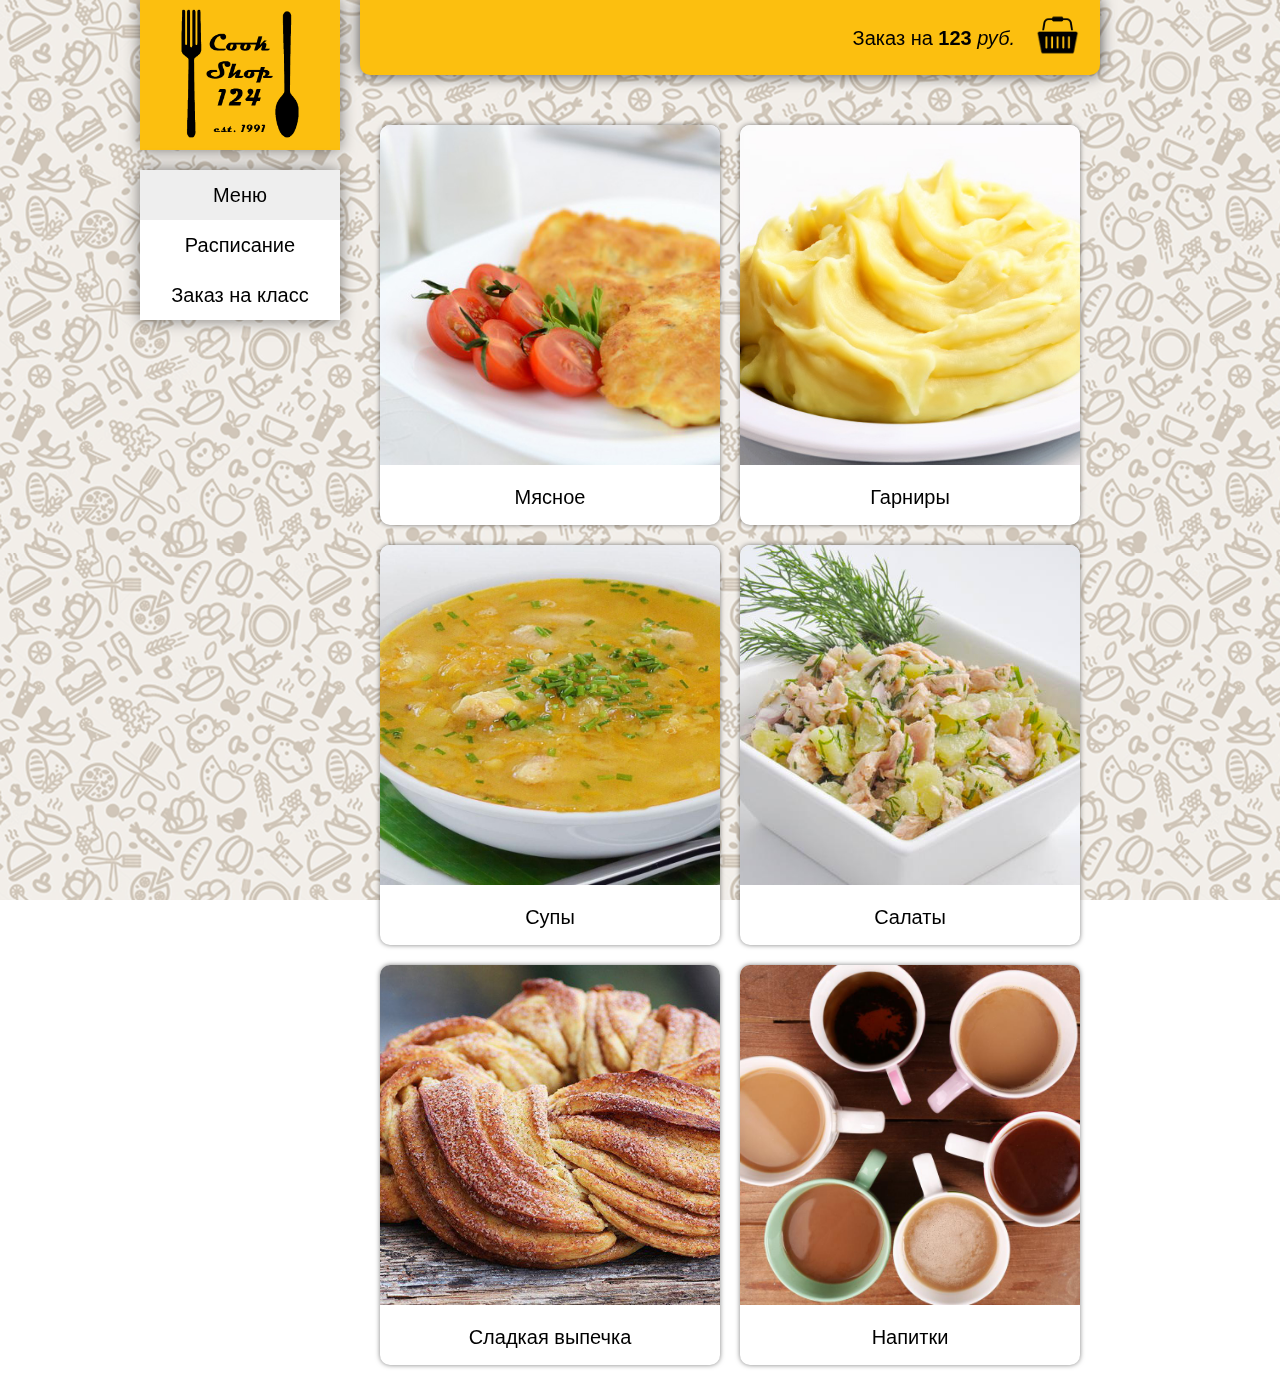
<file: index.html>
<!doctype html>
<html>
<head>
<title>Меню</title>
<meta charset="utf-8">
<link rel="stylesheet" type="text/css" href="style.css"/>
<style>
table {margin:0px; padding:0px 0px 0px 0px;
}

tr {padding:0px; margin:0px;
}
td {width:340px;
	height:400px; 
	padding:0px;
	margin:0px;
	border: 1px none white;
	background-color:#FFFFFF;
	box-shadow: 0 0 5px rgba(0,0,0,0.5);
	   -webkit-transition: all 0.3s ease;
  -moz-transition: all 0.3s ease;
  -o-transition: all 0.3s ease;
  transition: all 0.3s ease; border-radius: 10px 10px 10px 10px; 
}
td:hover {box-shadow: 0 0 15px rgba(0,0,0,0.5);}
	#content {background-color:rgba(0,0,0,0);
	box-shadow: 0 0 15px rgba(0,0,0,0);
	
	
}
	#ph {position:relative; top:-16px; left:0px; border-radius: 10px 10px 0px 0px; 
width:340px; margin:0px; padding:0px;
	}
	#title {font-family:Arial; font-size:20px; color:black; align:center: margin: auto; text-decoration:none;
	}
	
</style>
</head>
<body>

<div id="main">
<div id="left">
	<div id="header" title="Приятного аппетита!" ><img id="logo" src="img/logo300.png"> </div>
	<div id="menu">
		<ul id="menulist">
		<li><a href="index.html" id="itemsel">Меню</a></li>
		<li><a href="#" id="item">Расписание</a></li>
		<li><a href="#" id="item">Заказ на класс</a></li>
		</ul>
	</div>
	</div>
<div id="right">
<div id="bar"><img src="img/basket.png" id="bskt">
<p id="ord">Заказ на <b>123</b><i> руб.</i></p>

</div>	
<div id="content">
<table cellspacing="20">
<tr>
	<td><a href="#" id="title"><img id="ph" src="img/menu/meat.jpg"><p align="center" id="title">Мясное<p></a></td>
	<td><a href="#" id="title"><img id="ph" src="img/menu/garnirs.jpg"><p align="center" id="title">Гарниры<p></a></td>
	</tr>
<tr>
<td><a href="#" id="title"><img id="ph" src="img/menu/sup.jpg"><p align="center" id="title">Супы<p></a></td>
	<td><a href="#" id="title"><img id="ph" src="img/menu/salat.jpg"><p align="center" id="title">Салаты<p></a></td>
	</tr>
<tr>
	<td><a href="#" id="title"><img id="ph" src="img/menu/bulka.jpg"><p align="center" id="title">Сладкая выпечка<p></a></td>
	<td><a href="drinks.html" id="title"><img id="ph" src="img/menu/drinks.jpg"><p align="center" id="title">Напитки<p></a></td>
</tr>
</table>
</div>
</div>
</body></html>
</file>
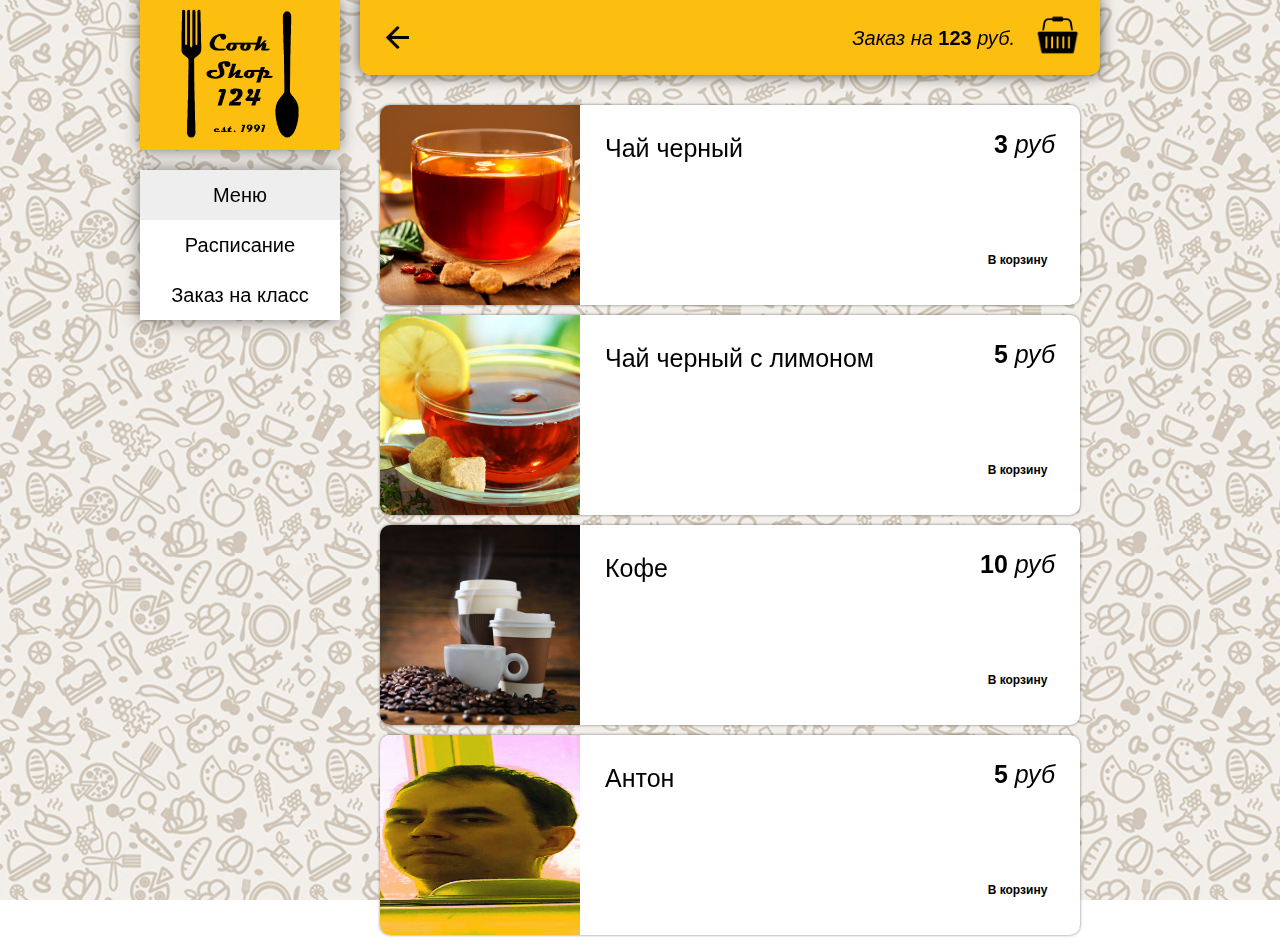
<file: drinks.html>
<!doctype html>
<html>
<head>
<title>Напитки</title>
<meta charset="utf-8">
<link rel="stylesheet" type="text/css" href="style.css"/>
<style>
#content {background-color:rgba(0,0,0,0);
	box-shadow: 0 0 15px rgba(0,0,0,0);}
#line {z-index:1; 
	position: relative; 
    top: 0px; 
    left: 0px; 
	box-shadow: 0 0 3px rgba(0,0,0,0.5);
	float:left;
	margin:0px 00px 10px 20px;
	width:700px;
	height:200px;
	background-color:white;
	border-radius: 10px 10px 10px 10px; 
	-webkit-transition: all 0.3s ease;
  -moz-transition: all 0.3s ease;
  -o-transition: all 0.3s ease;
  transition: all 0.3s ease;
	}
	#line:hover {
	box-shadow: 0 0 10px rgba(0,0,0,0.5);
	}
		#ph {position:relative; top:0px; left:0px; border-radius: 10px  0px 0px 10px; 
width:200px; margin:0px; padding:0px;
	}
	#price {float:right; margin:25px 25px 0px 0px;
	font-family:Arial; font-size:25px;
	
	}
	#name {
	position:relative; top:-175px; 
	margin:auto 0px auto 225px;
	font-family:Arial; font-size:25px;
	}
</style>
<script src="scripts/add.js"></script>

</head>
<body>

<div id="main">
<div id="left">
	<div id="header" title="Приятного аппетита!" ><img id="logo" src="img/logo300.png"> </div>
	<div id="menu">
		<ul id="menulist">
		<li><a href="index.html" id="itemsel">Меню</a></li>
		<li><a href="#" id="item">Расписание</a></li>
		<li><a href="#" id="item">Заказ на класс</a></li>
		</ul>
	</div>
	</div>
<div id="right">
<div id="bar"><a href="index.html"><img id="back" src="img/back.png" ></a><img src="img/basket.png" id="bskt">
<p id="ord"><i>Заказ на</i> <b>123</b><i> руб.</i></p>

</div>	
<div id="content">
<div id="line"><img id="ph" src="img/drinks/tea.jpg"><p id="price"><b>3</b><i> руб</i></p><p id="name">Чай черный</p>
<div id="cart_button" 
onclick="add_to_cart(61)">В корзину</div></div>
<div id="line"><img id="ph" src="img/drinks/lemtea.jpg"><p id="price"><b>5</b><i> руб</i></p><p id="name">Чай черный с лимоном</p><div id="cart_button" 
onclick="add_to_cart(62)">В корзину</div></div>
<div id="line"><img id="ph" src="img/drinks/cofe.jpg"><p id="price"><b>10</b><i> руб</i></p><p id="name">Кофе</p><div id="cart_button" 
onclick="add_to_cart(63)">В корзину</div></div>
<div id="line"><img id="ph" src="img/drinks/anton.jpg"><p id="price"><b>5</b><i> руб</i></p><p id="name">Антон</p><div id="cart_button" 
onclick="add_to_cart(64)">В корзину</div></div>
</div>
</div>
</body></html>
</file>
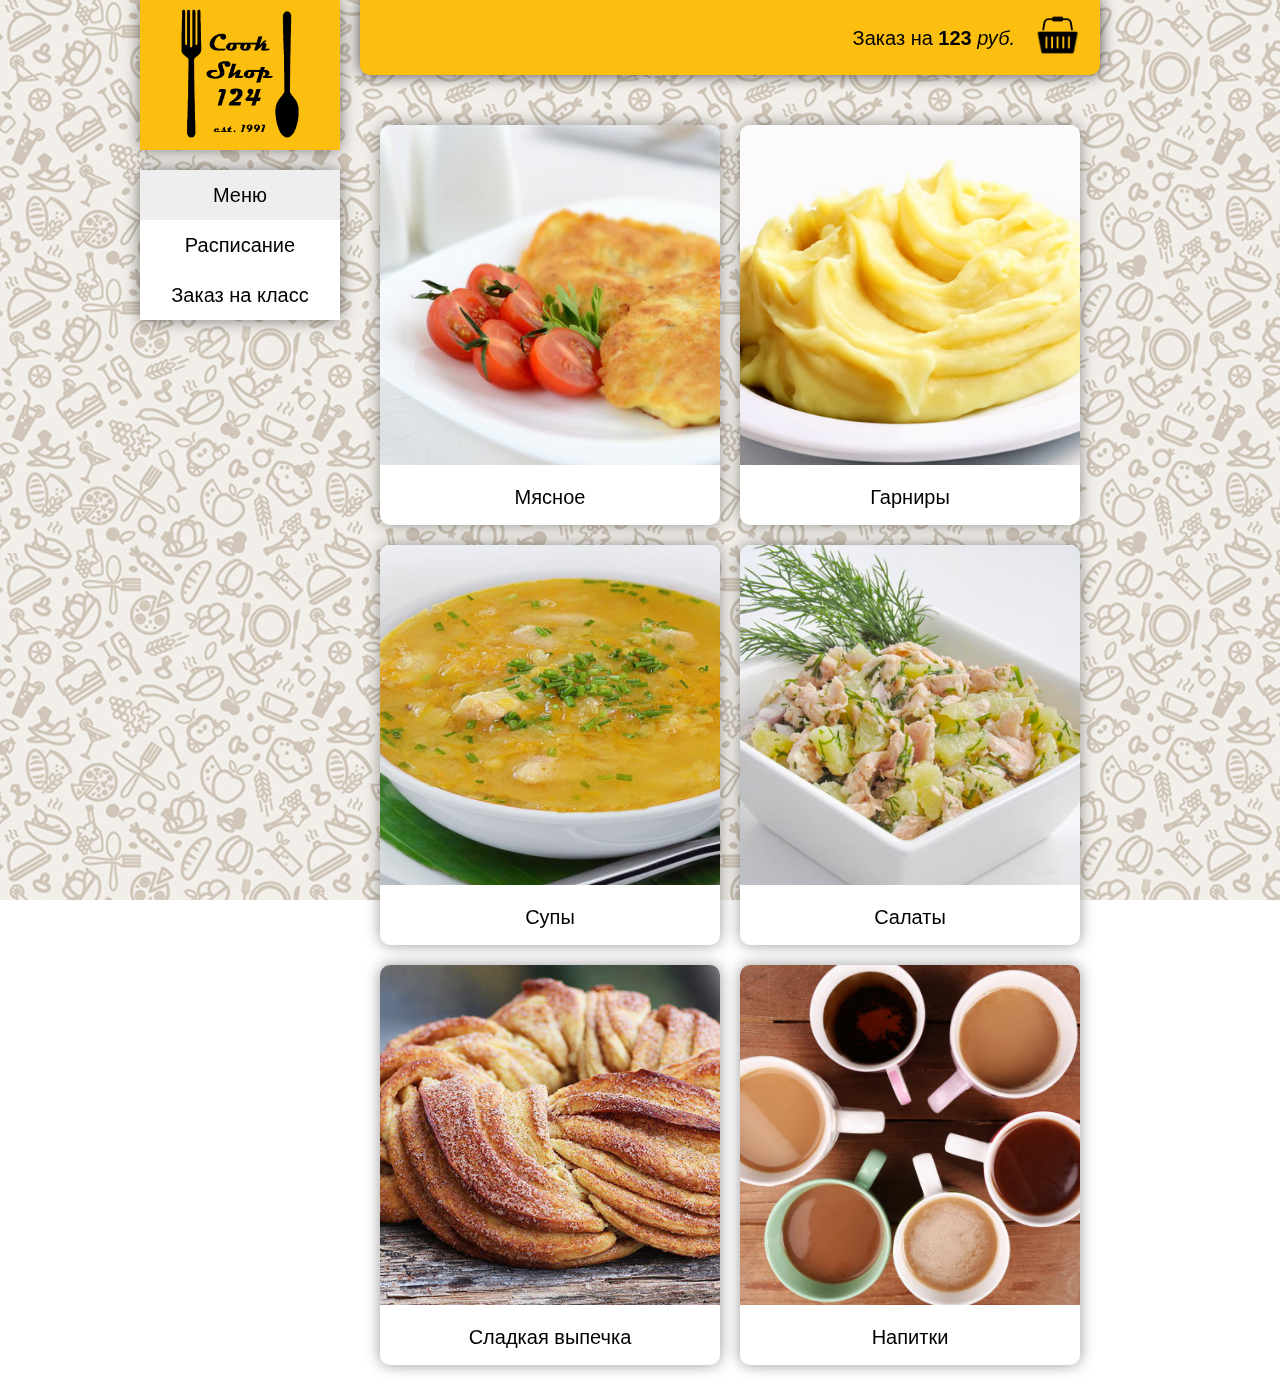
<file: menu.html>
<!doctype html>
<html>
<head>
<title>Меню</title>
<meta charset="utf-8">
<link rel="stylesheet" type="text/css" href="style.css"/>
<style>
table {margin:0px; padding:0px 0px 0px 0px;
}

tr {padding:0px; margin:0px;
}
td {width:340px;
	height:400px; 
	padding:0px;
	margin:0px;
	border: 1px none white;
	background-color:#FFFFFF;
	box-shadow: 0 0 15px rgba(0,0,0,0.4);
	   -webkit-transition: all 0.3s ease;
  -moz-transition: all 0.3s ease;
  -o-transition: all 0.3s ease;
  transition: all 0.3s ease; border-radius: 10px 10px 10px 10px; 
}
td:hover {box-shadow: 0 0 15px rgba(0,0,0,0.7);}
	#content {background-color:rgba(0,0,0,0);
	box-shadow: 0 0 15px rgba(0,0,0,0);
	
	
}
	#ph {position:relative; top:-16px; left:0px; border-radius: 10px 10px 0px 0px; 
width:340px; margin:0px; padding:0px;
	}
	#title {font-family:Arial; font-size:20px; color:black; align:center: margin: auto; text-decoration:none;
	}
	
</style>
</head>
<body>

<div id="main">
<div id="left">
	<div id="header" title="Приятного аппетита!" ><img id="logo" src="img/logo300.png"> </div>
	<div id="menu">
		<ul id="menulist">
		<li><a href="menu.html" id="itemsel">Меню</a></li>
		<li><a href="#" id="item">Расписание</a></li>
		<li><a href="#" id="item">Заказ на класс</a></li>
		</ul>
	</div>
	</div>
<div id="right">
<div id="bar"><img src="img/basket.png" id="bskt">
<p id="ord">Заказ на <b>123</b><i> руб.</i></p>

</div>	
<div id="content">
<table cellspacing="20">
<tr>
	<td><a href="#" id="title"><img id="ph" src="img/menu/meat.jpg"><p align="center" id="title">Мясное<p></a></td>
	<td><a href="#" id="title"><img id="ph" src="img/menu/garnirs.jpg"><p align="center" id="title">Гарниры<p></a></td>
	</tr>
<tr>
<td><a href="#" id="title"><img id="ph" src="img/menu/sup.jpg"><p align="center" id="title">Супы<p></a></td>
	<td><a href="#" id="title"><img id="ph" src="img/menu/salat.jpg"><p align="center" id="title">Салаты<p></a></td>
	</tr>
<tr>
	<td><a href="#" id="title"><img id="ph" src="img/menu/bulka.jpg"><p align="center" id="title">Сладкая выпечка<p></a></td>
	<td><a href="drinks.html" id="title"><img id="ph" src="img/menu/drinks.jpg"><p align="center" id="title">Напитки<p></a></td>
</tr>
</table>
</div>
</div>
</body></html>
</file>
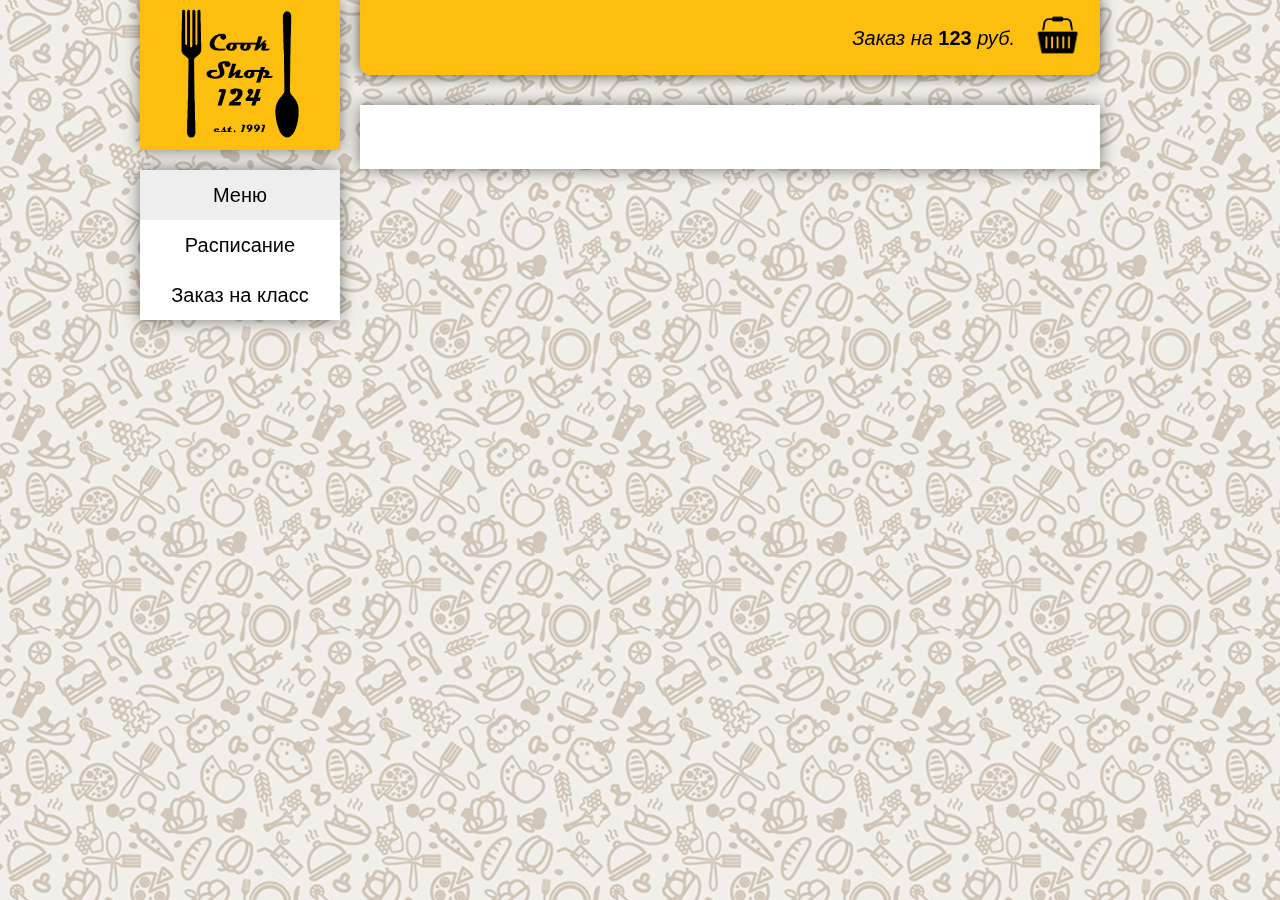
<file: shablon.html>
<!doctype html>
<html>
<head>
<meta charset="utf-8">
<link rel="stylesheet" type="text/css" href="style.css"/>

</head>
<body>

<div id="main">
<div id="left">
	<div id="header" title="Приятного аппетита!" ><img id="logo" src="img/logo300.png"> </div>
	<div id="menu">
		<ul id="menulist">
		<li><a href="#" id="itemsel">Меню</a></li>
		<li><a href="#" id="item">Расписание</a></li>
		<li><a href="#" id="item">Заказ на класс</a></li>
		</ul>
	</div>
	</div>
<div id="right">
<div id="bar"><img src="img/basket.png" id="bskt">
<p id="ord"><i>Заказ на</i> <b>123</b><i> руб.</i></p>

</div>	
<div id="content">
<table cellspacing="20">
<tr>
	<td></td>
	<td></td>
</tr>
<tr>
	<td></td>
	<td></td>
</tr>
</table>
</div>
</div>
</body></html>
</file>
<file: style.css>
body { -webkit-transition: all 0.3s ease; -moz-transition: all 0.3s ease; -o-transition: all 0.3s ease; transition: all 0.3s ease;
	background-image:url('img/bkg.png'); background-attachment:fixed; repeat-x; repeat-y;
}

#header {attachment:fixed;  
	box-shadow: 0 0 15px rgba(0,0,0,0.5);
	margin:0px;  
	float:left;
	width:200px;
	height:150px;
	  z-index:4;
	background-color:#fcbf0f;
	/*FFFF6B 2D8ACC 307CB2 B22A28*/
}



#left {width:200px; margin:0px; padding:0px; position:fixed; top:0px;}
#logo {height:150px; margin:0px 25px;
}
#main {
	width:1000px;
margin:0px auto;
}
p {padding:0px; margin:0px;
}
#menu {
	box-shadow: 0 0 15px rgba(0,0,0,0.5);
	float:left;
	margin:20px 10px 20px 0px;
	width:200px;
	height:150px;
	background-color:white; padding:0px;
}
#right {position: relative; 
    top: 0px; 
    left: 210px;  
	margin:0px 0px 20px 10px; padding:0px; width:740px;
}
#bar {position:fixed;
  border-radius: 0px 0px 10px 10px; 
	z-index:3;
	top:0px;
	padding:0px;
	margin:0px 0px 10px 0px;
	width:740px;
	height:75px;
	background-color:#fcbf0f;
	box-shadow: 0 0 15px rgba(0,0,0,0.7);}


#cart_button {
Font-family:Arial; font-weight:bold; font-size:12px; text-align:center;
line-height:25px;
z-index:2; 
	position: relative; 
    top:-115px; 
	box-shadow: 0 0 0px rgba(0,0,0,0.1);
	float:right;
	margin:25px;
	width:75px;
	height:25px;
	background-color:white;
	border-radius: 5px; 
	-webkit-transition: all 0.3s ease;
  	-moz-transition: all 0.3s ease;
	-o-transition: all 0.3s ease;
	transition: all 0.3s ease;
	}
	#cart_button:hover {
 cursor: pointer;
background-color:#fcbf0f;
	box-shadow: 0 0 5px rgba(0,0,0,0.5);
	
	
	
}
#back {
 height:35px; margin:20px 20px;
 -webkit-transition: all 0.3s ease; -moz-transition: all 0.3s ease; -o-transition: all 0.3s ease; transition: all 0.3s ease;
}
#back:hover {-webkit-transform: scale(1.3);
  -ms-transform: scale(1.3);
 transform: scale(1.3);}
#ord {
	display:inline;
	font-family:Arial; font-size:20px; color:black; float:right;
	margin:27px 0px;
}
#bskt { -webkit-transition: all 0.3s ease; -moz-transition: all 0.3s ease; -o-transition: all 0.3s ease; transition: all 0.3s ease;

	width:45px;
	float:right;
	margin:12px 20px 13px 20px;
 }
 #bskt:hover{
 -webkit-transform: scale(1.3);
  -ms-transform: scale(1.3);
 transform: scale(1.3);}
#content {   
	z-index:1; 
	position: relative; 
    top: 85px; 
    left: 0px; 
	box-shadow: 0 0 15px rgba(0,0,0,0.5);
	float:left;
	margin:0px 0px 10px 0px;
	width:740px;

	background-color:white;
	}

#menulist {list-style-type:none; padding:0px; margin:0px;}

#menulist li {width:200px; margin:0px;
height:50px; padding:0px auto; line-height:50px; text-align:center;  -webkit-transition: all 0.3s ease; -moz-transition: all 0.3s ease; -o-transition: all 0.3s ease; transition: all 0.3s ease;
}
#menulist li:hover {width:200px; margin:0px;
height:50px;
background-color:#ffe290;
 padding:0px auto;
   
}
#item {
font-family:Arial; display:block; height:50px; width:200px; font-size:20px; margin:auto; color:black; text-decoration:none;}

#itemsel { -webkit-transition: all 0.3s ease; -moz-transition: all 0.3s ease; -o-transition: all 0.3s ease; transition: all 0.3s ease;
font-family:Arial; display:block; background-color:#eeeeee; height:50px; width:200px; font-size:20px; margin:auto; color:black; text-decoration:none;}
#itemsel:hover {
font-family:Arial; display:block; background-color:#ffe290; height:50px; width:200px; font-size:20px; margin:auto; color:black; text-decoration:none;

}
</file>
